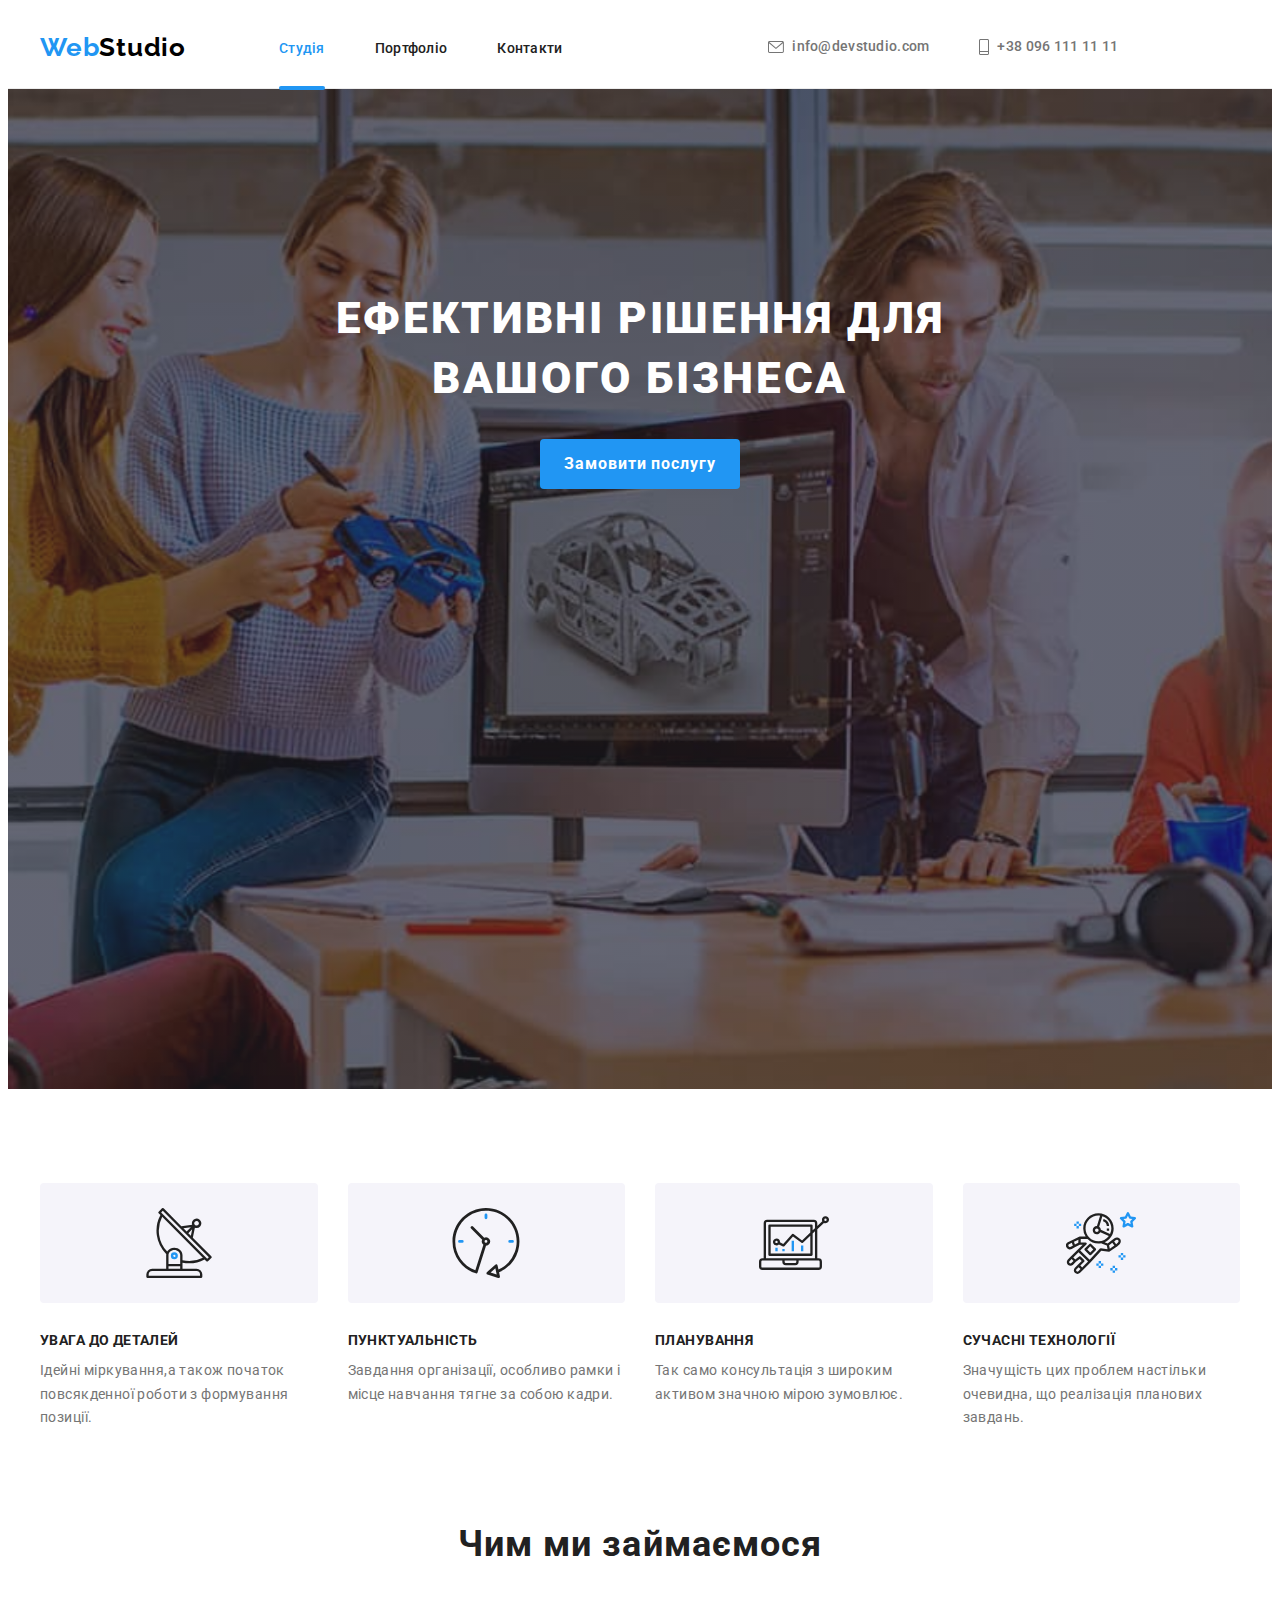
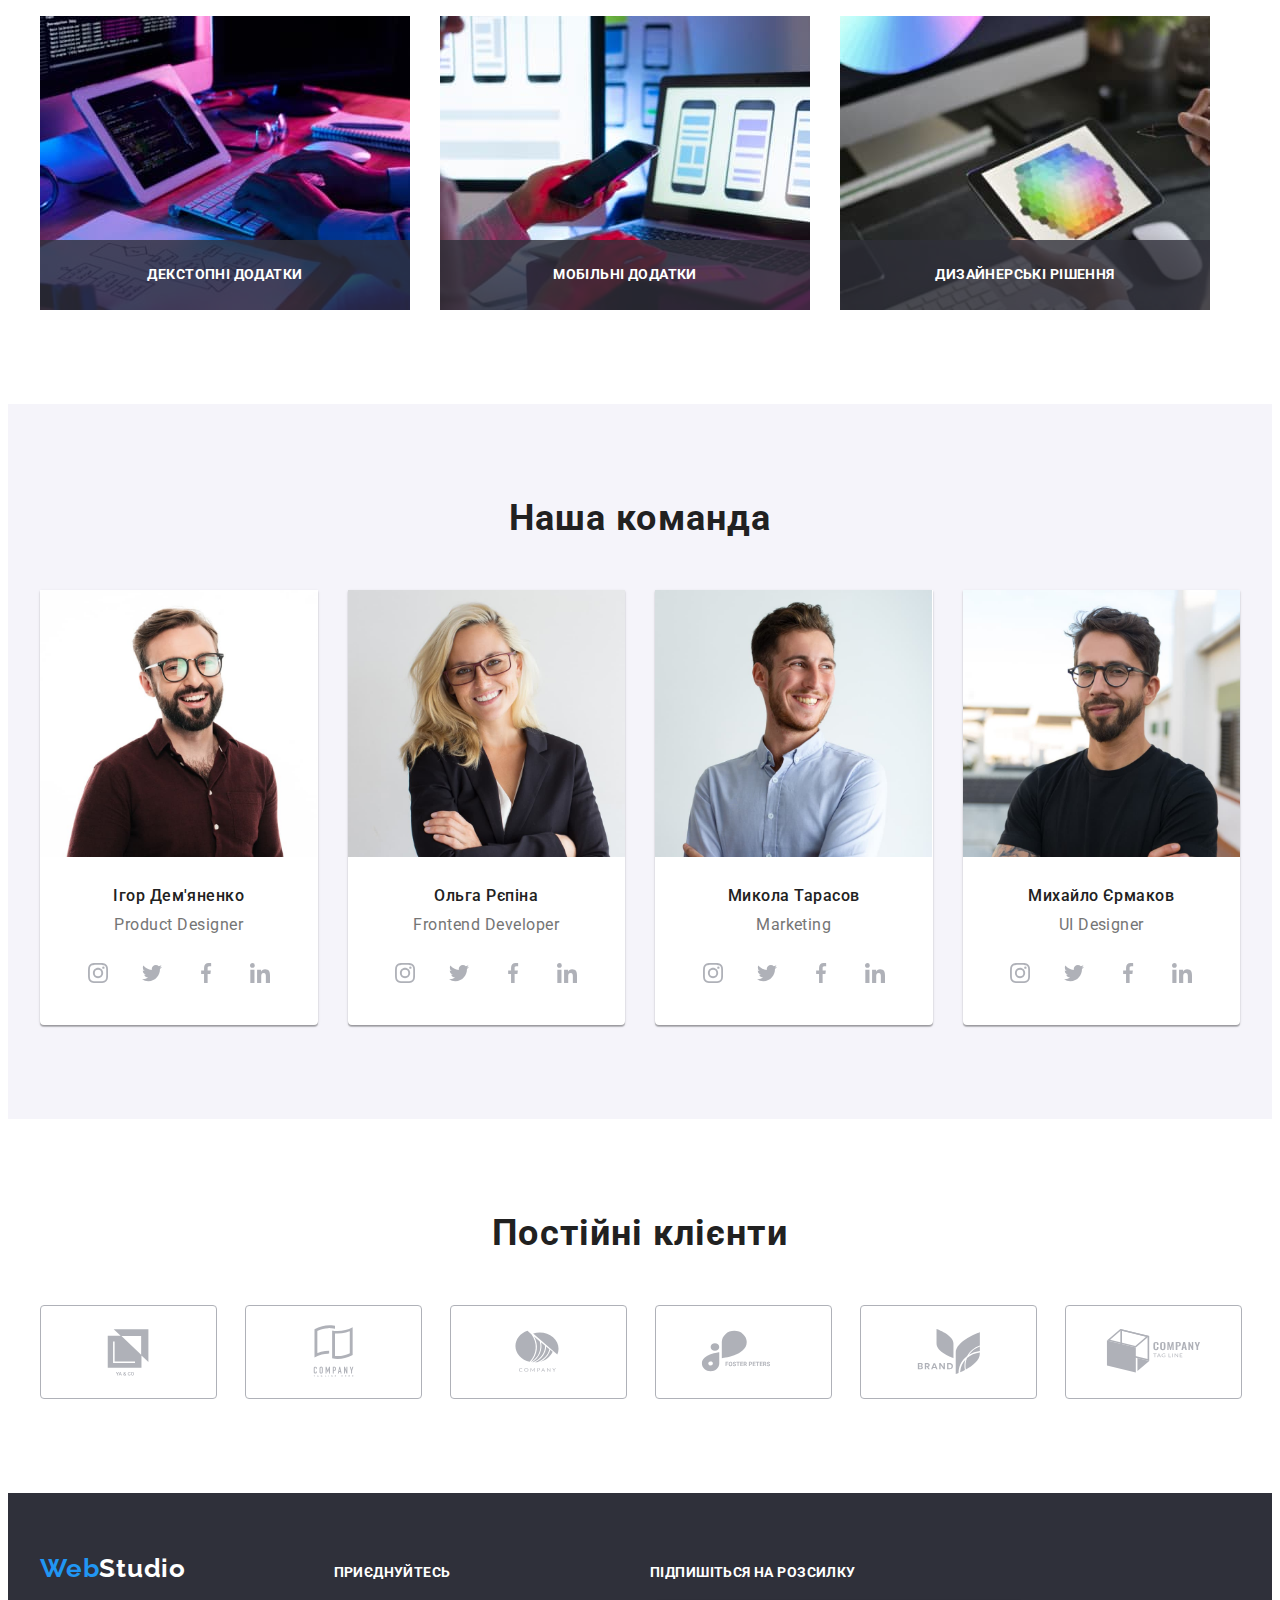
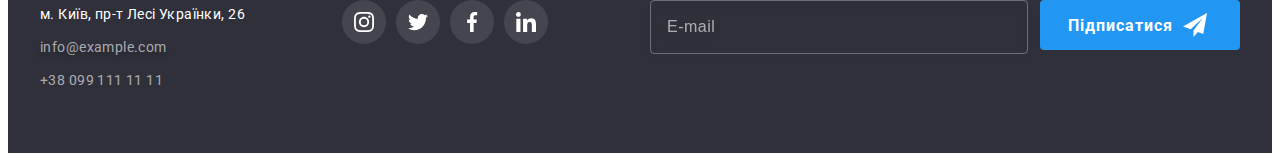
<file: index.html>
<!DOCTYPE html>
<html lang="uk">
	<head>
		<meta charset="UTF-8" />
		<meta http-equiv="X-UA-Compatible" content="IE=edge" />
		<meta name="viewport" content="width=device-width, initial-scale=1.0" />
		<title>Вебстудія</title>
		<link rel="preconnect" href="https://fonts.googleapis.com" />
		<link rel="preconnect" href="https://fonts.gstatic.com" crossorigin />
		<link
			href="https://fonts.googleapis.com/css2?family=Raleway:wght@700&family=Roboto:wght@400;500;700;900&display=swap"
			rel="stylesheet"
		/>
		<link
			rel="stylesheet"
			href="https://cdnjs.cloudflare.com/ajax/libs/modern-normalize/1.1.0/modern-normalize.min.css"
			integrity="sha512-wpPYUAdjBVSE4KJnH1VR1HeZfpl1ub8YT/NKx4PuQ5NmX2tKuGu6U/JRp5y+Y8XG2tV+wKQpNHVUX03MfMFn9Q=="
			crossorigin="anonymous"
			referrerpolicy="no-referrer"
		/>
		<link rel="stylesheet" href="./css/main.min.css" />
	</head>
	<body>
		<header class="header">
			<div class="container">
				<a href="./index.html" class="logo header__logo logo--color-dark link"
					><span class="logo logo--color-accent">Web</span>Studio</a
				>
				<nav class="navigation">
					<ul class="navigation__list list">
						<li class="navigation__item"><a href="./index.html" class="navigation__link link current">Студія</a></li>
						<li class="navigation__item"><a href="./portfolio.html" class="navigation__link link">Портфоліо</a></li>
						<li class="navigation__item"><a href="" class="navigation__link link">Контакти</a></li>
					</ul>
				</nav>
				<ul class="connection list">
					<li class="connection__item">
						<a href="mailto:info@devstudio.com" class="connection__link link">
							<svg class="connection__icon" width="16" height="12">
								<use href="./images/icons.svg#icon-mail"></use>
							</svg>
							info@devstudio.com</a
						></li
					>
					<li class="connection__item">
						<a href="tel:+380961111111" class="connection__link link">
							<svg class="connection__icon" width="10" height="16">
								<use href="./images/icons.svg#icon-tell"></use>
							</svg>
							+38 096 111 11 11</a
						></li
					>
				</ul>
				<button type="button" class="menu-open">
					<svg class="menu-open__img" width="40" height="40">
						<use href="./images/icons.svg#icon-menu"></use>
					</svg>
				</button>
				<div class="mob-menu is-hidden">
					<div class="container">
						<div class="mob-menu-top">
							<button type="button" class="menu-close">
								<svg class="menu-close__img" width="40" height="40">
									<use href="./images/icons.svg#icon-menu-close"></use>
								</svg>
							</button>
							<nav class="mob-menu-nav">
								<ul class="mob-menu-nav__list list">
									<li class="mob-menu-nav__item"
										><a href="./index.html" class="mob-menu-nav__link link actual">Студія</a></li
									>
									<li class="mob-menu-nav__item"
										><a href="./portfolio.html" class="mob-menu-nav__link link">Портфоліо</a></li
									>
									<li class="mob-menu-nav__item"><a href="" class="mob-menu-nav__link link">Контакти</a></li>
								</ul>
							</nav>
						</div>
						<div class="mob-menu-bottom">
							<ul class="mob-connection list">
								<li class="mob-connection__item">
									<a href="tel:+380961111111" class="mob-connection__tell link"> +38 096 111 11 11</a>
								</li>
								<li class="mob-connection__item">
									<a href="mailto:info@devstudio.com" class="mob-connection__mail link"> info@devstudio.com</a>
								</li>
							</ul>
							<ul class="mob-soc list">
								<li class="mob-soc__item"> <a href="" class="mob-soc-link link"> Instagram</a> </li>
								<li class="mob-soc__item"> <a href="" class="mob-soc-link link"> Twitter</a> </li>
								<li class="mob-soc__item"> <a href="" class="mob-soc-link link"> Facebook</a> </li>
								<li class="mob-soc__item"> <a href="" class="mob-soc-link link"> LinkedIn</a></li>
							</ul>
						</div>
					</div>
				</div>
			</div>
		</header>
		<main>
			<section class="hero">
				<div class="container">
					<h1 class="hero__title">Ефективні рішення для вашого бізнеса</h1>
					<button type="button" class="btn hero__btn" data-modal-open>Замовити послугу</button>
				</div>
			</section>
			<section class="benefits section">
				<div class="container">
					<h2 class="visually-hidden">Плюси вебстудії</h2>
					<ul class="benefits-list list">
						<li class="benefits-list__item">
							<div class="benefits-list__border">
								<svg width="70" height="70">
									<use href="./images/icons.svg#icon-antenna1"></use>
								</svg>
							</div>
							<h3 class="benefits-list__subtitle">Увага до деталей</h3>
							<p class="benefits-list__text">
								Ідейні міркування,а також початок повсякденної роботи з формування позиції.
							</p>
						</li>
						<li class="benefits-list__item">
							<div class="benefits-list__border">
								<svg width="70" height="70">
									<use href="./images/icons.svg#icon-clock2"></use>
								</svg>
							</div>
							<h3 class="benefits-list__subtitle">Пунктуальність</h3>
							<p class="benefits-list__text">
								Завдання організації, особливо рамки і місце навчання тягне за собою кадри.
							</p>
						</li>
						<li class="benefits-list__item">
							<div class="benefits-list__border">
								<svg width="70" height="70">
									<use href="./images/icons.svg#icon-diagram3"></use>
								</svg>
							</div>
							<h3 class="benefits-list__subtitle">Планування</h3>
							<p class="benefits-list__text"> Так само консультація з широким активом значною мірою зумовлює. </p>
						</li>
						<li class="benefits-list__item">
							<div class="benefits-list__border">
								<svg width="70" height="70">
									<use href="./images/icons.svg#icon-astronaut4"></use>
								</svg>
							</div>
							<h3 class="benefits-list__subtitle">Сучасні технології</h3>
							<p class="benefits-list__text">
								Значущість цих проблем настільки очевидна, що реалізація планових завдань.
							</p>
						</li>
					</ul>
				</div>
			</section>
			<section class="work">
				<div class="container">
					<h2 class="title work__title">Чим ми займаємося</h2>
					<ul class="work-list list">
						<li>
							<div class="work-list__wrap">
								<picture>
									<source srcset="./images/work1.jpg 1x, ./images/work1-dek-2x.jpg 2x" media="(min-width: 1200px)" />
									<img src="./images/work1.jpg" alt="Декстопні додатки" />
								</picture>
								<p class="work-list__text">Декстопні додатки</p>
							</div>
						</li>
						<li>
							<div class="work-list__wrap">
								<picture>
									<source srcset="./images/work2.jpg 1x, ./images/work2-dek-2x.jpg 2x" media="(min-width: 1200px)" />
									<img src="./images/work2.jpg" alt="Мобільні додатки" />
								</picture>
								<p class="work-list__text"> Мобільні додатки</p>
							</div>
						</li>
						<li>
							<div class="work-list__wrap">
								<picture>
									<source srcset="./images/work3.jpg 1x, ./images/work3-dek-2x.jpg 2x" media="(min-width: 1200px)" />
									<img src="./images/work3.jpg" alt="Дизайнерські рішення" />
								</picture>
								<p class="work-list__text"> Дизайнерські рішення</p>
							</div>
						</li>
					</ul>
				</div>
			</section>
			<section class="team section">
				<div class="container">
					<h2 class="title team__title">Наша команда</h2>
					<ul class="team-list list">
						<li class="team-list__item">
							<picture>
								<source srcset="./images/worker1.jpg 1x, ./images/worker1-dek-2x.jpg 2x" media="(min-width: 1200px)" />
								<source
									srcset="./images/worker1-tab.jpg 1x, ./images/worker1-tab-2x.jpg 2x"
									media="(min-width: 768px)"
								/>
								<source
									srcset="./images/worker1-mob.jpg 1x, ./images/worker1-mob-2x.jpg 2x"
									media="(max-width: 767px)"
								/>
								<img src="./images/worker1-mob.jpg" alt="Product Designer" />
							</picture>

							<h3 class="team-list__subtitle">Ігор Дем'яненко</h3>
							<p class="team-list__text">Product Designer</p>
							<ul class="team-soc list">
								<li
									><a href="" class="team-soc__link link">
										<svg class="team-soc__icon" width="20" height="20">
											<use href="./images/icons.svg#icon-instagram"></use>
										</svg> </a
								></li>
								<li
									><a href="" class="team-soc__link link">
										<svg class="team-soc__icon" width="20" height="20">
											<use href="./images/icons.svg#icon-twitter"></use>
										</svg> </a
								></li>
								<li
									><a href="" class="team-soc__link link">
										<svg class="team-soc__icon" width="20" height="20">
											<use href="./images/icons.svg#icon-facebook"></use>
										</svg> </a
								></li>
								<li
									><a href="" class="team-soc__link link">
										<svg class="team-soc__icon" width="20" height="20">
											<use href="./images/icons.svg#icon-linkedin"></use>
										</svg> </a
								></li>
							</ul>
						</li>
						<li class="team-list__item">
							<picture>
								<source srcset="./images/worker2.jpg 1x, ./images/worker2-dek-2x.jpg 2x" media="(min-width: 1200px)" />
								<source
									srcset="./images/worker2-tab.jpg 1x, ./images/worker2-tab-2x.jpg 2x"
									media="(min-width: 768px)"
								/>
								<source
									srcset="./images/worker2-mob.jpg 1x, ./images/worker2-mob-2x.jpg 2x"
									media="(max-width: 767px)"
								/>
								<img src="./images/worker2-mob.jpg" alt="Product Designer" />
							</picture>
							<h3 class="team-list__subtitle">Ольга Рєпіна</h3>
							<p class="team-list__text">Frontend Developer</p>
							<ul class="team-soc list">
								<li
									><a href="" class="team-soc__link link">
										<svg class="team-soc__icon" width="20" height="20">
											<use href="./images/icons.svg#icon-instagram"></use>
										</svg> </a
								></li>
								<li
									><a href="" class="team-soc__link link">
										<svg class="team-soc__icon" width="20" height="20">
											<use href="./images/icons.svg#icon-twitter"></use>
										</svg> </a
								></li>
								<li
									><a href="" class="team-soc__link link">
										<svg class="team-soc__icon" width="20" height="20">
											<use href="./images/icons.svg#icon-facebook"></use>
										</svg> </a
								></li>
								<li
									><a href="" class="team-soc__link link">
										<svg class="team-soc__icon" width="20" height="20">
											<use href="./images/icons.svg#icon-linkedin"></use>
										</svg> </a
								></li>
							</ul>
						</li>
						<li class="team-list__item">
							<picture>
								<source srcset="./images/worker3.jpg 1x, ./images/worker3-dek-2x.jpg 2x" media="(min-width: 1200px)" />
								<source
									srcset="./images/worker3-tab.jpg 1x, ./images/worker3-tab-2x.jpg 2x"
									media="(min-width: 768px)"
								/>
								<source
									srcset="./images/worker3-mob.jpg 1x, ./images/worker3-mob-2x.jpg 2x"
									media="(max-width: 767px)"
								/>
								<img src="./images/worker3-mob.jpg" alt="Product Designer" />
							</picture>
							<h3 class="team-list__subtitle">Микола Тарасов</h3>
							<p class="team-list__text">Marketing</p>
							<ul class="team-soc list">
								<li
									><a href="" class="team-soc__link link">
										<svg class="team-soc__icon" width="20" height="20">
											<use href="./images/icons.svg#icon-instagram"></use>
										</svg> </a
								></li>
								<li
									><a href="" class="team-soc__link link">
										<svg class="team-soc__icon" width="20" height="20">
											<use href="./images/icons.svg#icon-twitter"></use>
										</svg> </a
								></li>
								<li
									><a href="" class="team-soc__link link">
										<svg class="team-soc__icon" width="20" height="20">
											<use href="./images/icons.svg#icon-facebook"></use>
										</svg> </a
								></li>
								<li
									><a href="" class="team-soc__link link">
										<svg class="team-soc__icon" width="20" height="20">
											<use href="./images/icons.svg#icon-linkedin"></use>
										</svg> </a
								></li>
							</ul>
						</li>
						<li class="team-list__item">
							<picture>
								<source srcset="./images/worker4.jpg 1x, ./images/worker4-dek-2x.jpg 2x" media="(min-width: 1200px)" />
								<source
									srcset="./images/worker4-tab.jpg 1x, ./images/worker4-tab-2x.jpg 2x"
									media="(min-width: 768px)"
								/>
								<source
									srcset="./images/worker4-mob.jpg 1x, ./images/worker4-mob-2x.jpg 2x"
									media="(max-width: 767px)"
								/>
								<img src="./images/worker4-mob.jpg" alt="Product Designer" />
							</picture>
							<h3 class="team-list__subtitle">Михайло Єрмаков</h3>
							<p class="team-list__text">UI Designer</p>
							<ul class="team-soc list">
								<li
									><a href="" class="team-soc__link link">
										<svg class="team-soc__icon" width="20" height="20">
											<use href="./images/icons.svg#icon-instagram"></use>
										</svg> </a
								></li>
								<li
									><a href="" class="team-soc__link link">
										<svg class="team-soc__icon" width="20" height="20">
											<use href="./images/icons.svg#icon-twitter"></use>
										</svg> </a
								></li>
								<li
									><a href="" class="team-soc__link link">
										<svg class="team-soc__icon" width="20" height="20">
											<use href="./images/icons.svg#icon-facebook"></use>
										</svg> </a
								></li>
								<li
									><a href="" class="team-soc__link link">
										<svg class="team-soc__icon" width="20" height="20">
											<use href="./images/icons.svg#icon-linkedin"></use>
										</svg> </a
								></li>
							</ul>
						</li>
					</ul>
				</div>
			</section>
			<section class="client section">
				<div class="container">
					<h2 class="title client__title"> Постійні клієнти</h2>
					<ul class="client-list list">
						<li class="client-list__item"
							><a href="" class="client-list__link">
								<svg width="106" height="60">
									<use href="./images/icons.svg#icon-Logo-client-1"></use></svg></a
						></li>
						<li class="client-list__item"
							><a href="" class="client-list__link">
								<svg width="106" height="60">
									<use href="./images/icons.svg#icon-Logo-client-2"></use></svg></a
						></li>
						<li class="client-list__item"
							><a href="" class="client-list__link">
								<svg width="106" height="60">
									<use href="./images/icons.svg#icon-Logo-client-3"></use></svg></a
						></li>
						<li class="client-list__item"
							><a href="" class="client-list__link"
								><svg width="106" height="60">
									<use href="./images/icons.svg#icon-Logo-client-4"></use>
								</svg> </a
						></li>
						<li class="client-list__item"
							><a href="" class="client-list__link">
								<svg width="106" height="60">
									<use href="./images/icons.svg#icon-Logo-client-5"></use></svg></a
						></li>
						<li class="client-list__item"
							><a href="" class="client-list__link">
								<svg width="106" height="60">
									<use href="./images/icons.svg#icon-Logo-client-6"></use></svg></a
						></li>
					</ul>
				</div>
			</section>
		</main>
		<footer class="footer">
			<div class="container">
				<div class="footer-contacts">
					<a href="./index.html" class="logo footer__logo logo--color-white link"
						><span class="logo logo--color-accent">Web</span>Studio</a
					>
					<address class="address">
						<ul class="address__list list">
							<li class="address__item">
								<a
									href="https://goo.gl/maps/RuCGY3uiNNqFmJC18"
									target="_blank"
									rel="noopener nofollow noreferrer"
									class="address__link link"
								>
									м. Київ, пр-т Лесі Українки, 26
								</a>
							</li>
							<li class="address__item"
								><a href="mailto:info@example.com" class="address__contacts-link link contacts-link--shadow"
									>info@example.com</a
								></li
							>
							<li class="address__item"
								><a href="tel:++380991111111" class="address__contacts-link link">+38 099 111 11 11</a></li
							>
						</ul>
					</address>
				</div>
				<div class="socials">
					<p class="heading socials__heading">Приєднуйтесь</p>
					<ul class="soc list">
						<li
							><a href="" class="soc__link link">
								<svg width="20" height="20">
									<use href="./images/icons.svg#icon-instagram"></use>
								</svg> </a
						></li>
						<li
							><a href="" class="soc__link link">
								<svg width="20" height="20">
									<use href="./images/icons.svg#icon-twitter"></use>
								</svg> </a
						></li>
						<li
							><a href="" class="soc__link link">
								<svg width="20" height="20">
									<use href="./images/icons.svg#icon-facebook"></use>
								</svg> </a
						></li>
						<li
							><a href="" class="soc__link link">
								<svg width="20" height="20">
									<use href="./images/icons.svg#icon-linkedin"></use>
								</svg> </a
						></li>
					</ul>
				</div>
				<div class="mailing">
					<p class="heading mailing__heading">Підпишіться на розсилку</p>
					<form class="mailing-form">
						<input type="email" name="mail" id="mail" placeholder="E-mail" class="mailing-form__text" />
						<button type="submit" class="btn mailing-form__btn"
							>Підписатися
							<svg class="mailing-form__icon" width="24" height="24">
								<use href="./images/icons.svg#icon-send"></use>
							</svg>
						</button>
					</form>
				</div>
			</div>
		</footer>
		<div class="backdrop is-hidden" data-modal>
			<div class="modal">
				<button type="button" class="modal-close" data-modal-close>
					<svg class="modal-close__img" width="18" height="18">
						<use href="./images/icons.svg#icon-modal-close"></use>
					</svg>
				</button>
				<p class="modal-title">Залиште свої дані, ми вам зателефонуємо</p>
				<form class="modal-form">
					<div class="modal-form__field">
						<label for="user-text" class="modal-form__label">Ім'я</label>
						<div class="modal-form__wrap">
							<input type="text" name="user-text" id="user-text" class="modal-form__input" />
							<svg class="modal-form__img" width="18" height="18">
								<use href="./images/icons.svg#icon-modal-name"></use>
							</svg>
						</div>
					</div>
					<div class="modal-form__field">
						<label for="user-tel" class="modal-form__label">Телефон</label>
						<div class="modal-form__wrap">
							<input type="tel" name="user-tel" id="user-tel" class="modal-form__input" />
							<svg class="modal-form__img" width="18" height="18">
								<use href="./images/icons.svg#icon-modal-phone"></use>
							</svg>
						</div>
					</div>
					<div class="modal-form__field">
						<label for="user-mail" class="modal-form__label">Пошта</label>
						<div class="modal-form__wrap">
							<input type="email" name="user-mail" id="user-mail" class="modal-form__input" />
							<svg class="modal-form__img" width="18" height="18">
								<use href="./images/icons.svg#icon-modal-email"></use>
							</svg>
						</div>
					</div>
					<div class="modal-form__field-feedback">
						<label for="user-feedback" class="modal-form__label">Коментар</label>
						<textarea
							name="feedback"
							id="user-feedback"
							placeholder="Наберіть текст"
							class="modal-form__comment"
						></textarea>
					</div>
					<div class="modal-form__field-checkbox">
						<input type="checkbox" name="mark" id="mark" class="modal-form__checkbox visually-hidden" value="true" />
						<label for="mark" class="modal-form__label-checkbox">
							<span>
								<svg class="modal-form__icon" width="16" height="15">
									<use href="./images/icons.svg#icon-modal-check"></use>
								</svg>
							</span>
							Погоджуюся з розсилкою та приймаю &nbsp; <a href="" class="modal-form__contract">Умови договору</a></label
						>
					</div>
					<button type="submit" class="btn modal-form__btn">Відправити</button>
				</form>
			</div>
		</div>
		<script src="./js/modal.js"></script>
		<script src="./js/mobile-menu.js"></script>
	</body>
</html>
</file>
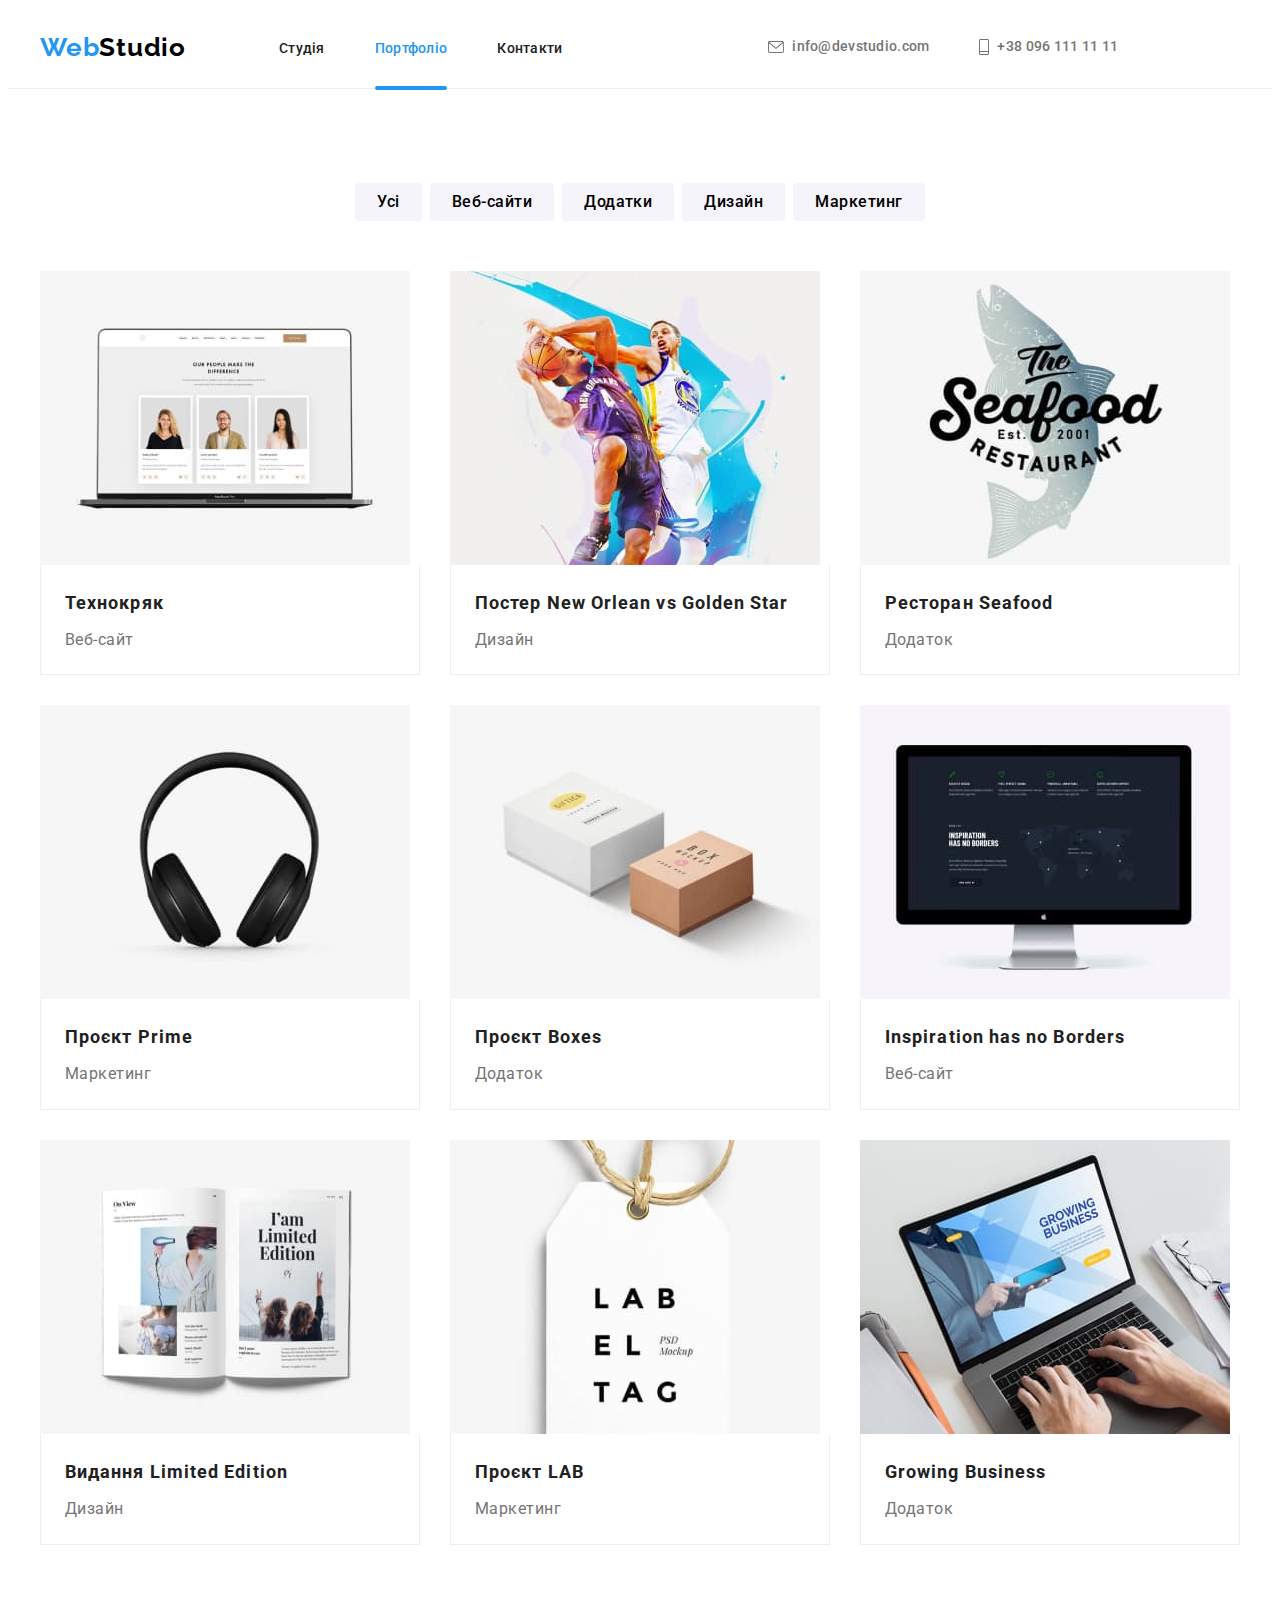
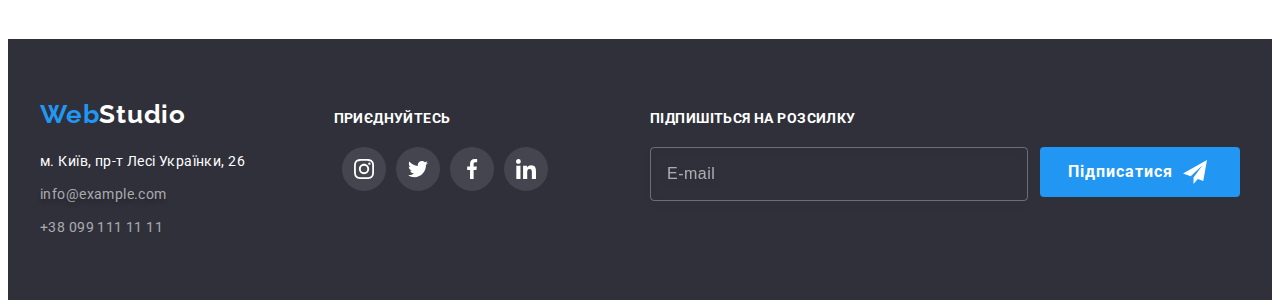
<file: portfolio.html>
<!DOCTYPE html>
<html lang="uk">
	<head>
		<meta charset="UTF-8" />
		<meta http-equiv="X-UA-Compatible" content="IE=edge" />
		<meta name="viewport" content="width=device-width, initial-scale=1.0" />
		<title>Вебстудія</title>
		<link rel="preconnect" href="https://fonts.googleapis.com" />
		<link rel="preconnect" href="https://fonts.gstatic.com" crossorigin />
		<link
			href="https://fonts.googleapis.com/css2?family=Raleway:wght@700&family=Roboto:wght@400;500;700;900&display=swap"
			rel="stylesheet"
		/>
		<link
			rel="stylesheet"
			href="https://cdnjs.cloudflare.com/ajax/libs/modern-normalize/1.1.0/modern-normalize.min.css"
			integrity="sha512-wpPYUAdjBVSE4KJnH1VR1HeZfpl1ub8YT/NKx4PuQ5NmX2tKuGu6U/JRp5y+Y8XG2tV+wKQpNHVUX03MfMFn9Q=="
			crossorigin="anonymous"
			referrerpolicy="no-referrer"
		/>
		<link rel="stylesheet" href="./css/main.min.css" />
	</head>
	<body>
		<header class="header">
			<div class="container">
				<a href="./index.html" class="logo header__logo logo--color-dark link"
					><span class="logo logo--color-accent">Web</span>Studio</a
				>
				<nav class="navigation">
					<ul class="navigation__list list">
						<li class="navigation__item"><a href="./index.html" class="navigation__link link">Студія</a></li>
						<li class="navigation__item"
							><a href="./portfolio.html" class="navigation__link link current">Портфоліо</a></li
						>
						<li class="navigation__item"><a href="" class="navigation__link link">Контакти</a></li>
					</ul>
				</nav>
				<ul class="connection list">
					<li class="connection__item">
						<a href="mailto:info@devstudio.com" class="connection__link link">
							<svg class="connection__icon" width="16" height="12">
								<use href="./images/icons.svg#icon-mail"></use>
							</svg>
							info@devstudio.com</a
						></li
					>
					<li class="connection__item">
						<a href="tel:+380961111111" class="connection__link link">
							<svg class="connection__icon" width="10" height="16">
								<use href="./images/icons.svg#icon-tell"></use>
							</svg>
							+38 096 111 11 11</a
						></li
					>
				</ul>
				<button type="button" class="menu-open">
					<svg class="menu-open__img" width="40" height="40">
						<use href="./images/icons.svg#icon-menu"></use>
					</svg>
				</button>
				<div class="mob-menu is-hidden">
					<div class="container">
						<div class="mob-menu-top">
							<button type="button" class="menu-close">
								<svg class="menu-close__img" width="40" height="40">
									<use href="./images/icons.svg#icon-menu-close"></use>
								</svg>
							</button>
							<nav class="mob-menu-nav">
								<ul class="mob-menu-nav__list list">
									<li class="mob-menu-nav__item"
										><a href="./index.html" class="mob-menu-nav__link link actual">Студія</a></li
									>
									<li class="mob-menu-nav__item"
										><a href="./portfolio.html" class="mob-menu-nav__link link">Портфоліо</a></li
									>
									<li class="mob-menu-nav__item"><a href="" class="mob-menu-nav__link link">Контакти</a></li>
								</ul>
							</nav>
						</div>
						<div class="mob-menu-bottom">
							<ul class="mob-connection list">
								<li class="mob-connection__item">
									<a href="tel:+380961111111" class="mob-connection__tell link"> +38 096 111 11 11</a>
								</li>
								<li class="mob-connection__item">
									<a href="mailto:info@devstudio.com" class="mob-connection__mail link"> info@devstudio.com</a>
								</li>
							</ul>
							<ul class="mob-soc list">
								<li class="mob-soc__item"> <a href="" class="mob-soc-link link"> Instagram</a> </li>
								<li class="mob-soc__item"> <a href="" class="mob-soc-link link"> Twitter</a> </li>
								<li class="mob-soc__item"> <a href="" class="mob-soc-link link"> Facebook</a> </li>
								<li class="mob-soc__item"> <a href="" class="mob-soc-link link"> LinkedIn</a></li>
							</ul>
						</div>
					</div>
				</div>
			</div>
		</header>
		<main>
			<section class="projects section">
				<div class="container">
					<h1 class="visually-hidden">Список</h1>
					<ul class="projects-buttons list">
						<li><button type="button" class="projects-buttons__btn">Усі</button></li>
						<li><button type="button" class="projects-buttons__btn">Веб-сайти</button></li>
						<li><button type="button" class="projects-buttons__btn">Додатки</button></li>
						<li><button type="button" class="projects-buttons__btn">Дизайн</button></li>
						<li><button type="button" class="projects-buttons__btn">Маркетинг</button></li>
					</ul>
					<ul class="projects-list list">
						<li class="projects-list__part">
							<a href="" class="projects-list__link link">
								<div class="projects-list__wrap">
									<picture>
										<source
											srcset="./images/project1-dek.jpg 1x, ./images/project1-dek-2x.jpg 2x"
											media="(min-width: 1200px)"
										/>
										<source
											srcset="./images/project1-tab.jpg 1x, ./images/project1-tab-2x.jpg 2x"
											media="(min-width: 768px)"
										/>
										<source
											srcset="./images/project1-mob.jpg 1x, ./images/project1-mob-2x.jpg 2x"
											media="(max-width: 767px)"
										/>
										<img src="./images/project1-mob.jpg" alt="Технокряк" />
									</picture>
									<p class="projects-list__over">
										Ресурс пропонує комплексні пропозиції з різним рівнем функціоналу та сервісів. Все це дозволить
										відвідувачу отримати вичерпні відомості про компанію чи приватну особу.
									</p>
								</div>
								<div class="projects-list__border">
									<h2 class="projects-list__subtitle">Технокряк</h2>
									<p class="projects-list__text">Веб-сайт</p>
								</div>
							</a>
						</li>
						<li class="projects-list__part">
							<a href="" class="projects-list__link link">
								<div class="projects-list__wrap">
									<picture>
										<source
											srcset="./images/project2.jpg 1x, ./images/project2-dek-2x.jpg 2x"
											media="(min-width: 1200px)"
										/>
										<source
											srcset="./images/project2-tab.jpg 1x, ./images/project2-tab-2x.jpg 2x"
											media="(min-width: 768px)"
										/>
										<source
											srcset="./images/project2-mob.jpg 1x, ./images/project2-mob-2x.jpg 2x"
											media="(max-width: 767px)"
										/>
										<img src="./images/project2-mob.jpg" alt="Постер New Orlean vs Golden Star" />
									</picture>
									<p class="projects-list__over">
										Ресурс пропонує комплексні пропозиції з різним рівнем функціоналу та сервісів. Все це дозволить
										відвідувачу отримати вичерпні відомості про компанію чи приватну особу.
									</p>
								</div>
								<div class="projects-list__border">
									<h2 class="projects-list__subtitle">Постер New Orlean vs Golden Star</h2>
									<p class="projects-list__text">Дизайн</p>
								</div>
							</a>
						</li>
						<li class="projects-list__part">
							<a href="" class="projects-list__link link">
								<div class="projects-list__wrap">
									<picture>
										<source
											srcset="./images/project3.jpg 1x, ./images/project3-dek-2x.jpg 2x"
											media="(min-width: 1200px)"
										/>
										<source
											srcset="./images/project3-tab.jpg 1x, ./images/project3-tab-2x.jpg 2x"
											media="(min-width: 768px)"
										/>
										<source
											srcset="./images/project3-mob.jpg 1x, ./images/project3-mob-2x.jpg 2x"
											media="(max-width: 767px)"
										/>
										<img src="./images/project3-mob.jpg" alt="Ресторан Seafood" />
									</picture>
									<p class="projects-list__over">
										Ресурс пропонує комплексні пропозиції з різним рівнем функціоналу та сервісів. Все це дозволить
										відвідувачу отримати вичерпні відомості про компанію чи приватну особу.
									</p>
								</div>
								<div class="projects-list__border">
									<h2 class="projects-list__subtitle">Ресторан Seafood</h2>
									<p class="projects-list__text">Додаток</p>
								</div>
							</a>
						</li>
						<li class="projects-list__part">
							<a href="" class="projects-list__link link">
								<div class="projects-list__wrap">
									<picture>
										<source
											srcset="./images/project4.jpg 1x, ./images/project4-dek-2x.jpg 2x"
											media="(min-width: 1200px)"
										/>
										<source
											srcset="./images/project4-tab.jpg 1x, ./images/project4-tab-2x.jpg 2x"
											media="(min-width: 768px)"
										/>
										<source
											srcset="./images/project4-mob.jpg 1x, ./images/project4-mob-2x.jpg 2x"
											media="(max-width: 767px)"
										/>
										<img src="./images/project4-mob.jpg" alt="Проєкт Prime" />
									</picture>
									<p class="projects-list__over">
										Ресурс пропонує комплексні пропозиції з різним рівнем функціоналу та сервісів. Все це дозволить
										відвідувачу отримати вичерпні відомості про компанію чи приватну особу.
									</p>
								</div>
								<div class="projects-list__border">
									<h2 class="projects-list__subtitle">Проєкт Prime</h2>
									<p class="projects-list__text">Маркетинг</p>
								</div>
							</a>
						</li>
						<li class="projects-list__part">
							<a href="" class="projects-list__link link">
								<div class="projects-list__wrap">
									<picture>
										<source
											srcset="./images/project5.jpg 1x, ./images/project5-dek-2x.jpg 2x"
											media="(min-width: 1200px)"
										/>
										<source
											srcset="./images/project5-tab.jpg 1x, ./images/project5-tab-2x.jpg 2x"
											media="(min-width: 768px)"
										/>
										<source
											srcset="./images/project5-mob.jpg 1x, ./images/project5-mob-2x.jpg 2x"
											media="(max-width: 767px)"
										/>
										<img src="./images/project5-mob.jpg" alt="Проєкт Boxes" />
									</picture>
									<p class="projects-list__over">
										Ресурс пропонує комплексні пропозиції з різним рівнем функціоналу та сервісів. Все це дозволить
										відвідувачу отримати вичерпні відомості про компанію чи приватну особу.
									</p>
								</div>
								<div class="projects-list__border">
									<h2 class="projects-list__subtitle">Проєкт Boxes</h2>
									<p class="projects-list__text">Додаток</p>
								</div>
							</a>
						</li>
						<li class="projects-list__part">
							<a href="" class="projects-list__link link">
								<div class="projects-list__wrap">
									<picture>
										<source
											srcset="./images/project6.jpg 1x, ./images/project6-dek-2x.jpg 2x"
											media="(min-width: 1200px)"
										/>
										<source
											srcset="./images/project6-tab.jpg 1x, ./images/project6-tab-2x.jpg 2x"
											media="(min-width: 768px)"
										/>
										<source
											srcset="./images/project6-mob.jpg 1x, ./images/project6-mob-2x.jpg 2x"
											media="(max-width: 767px)"
										/>
										<img src="./images/project6-mob.jpg" alt="Inspiration has no Borders" />
									</picture>
									<p class="projects-list__over">
										Ресурс пропонує комплексні пропозиції з різним рівнем функціоналу та сервісів. Все це дозволить
										відвідувачу отримати вичерпні відомості про компанію чи приватну особу.
									</p>
								</div>
								<div class="projects-list__border">
									<h2 class="projects-list__subtitle">Inspiration has no Borders</h2>
									<p class="projects-list__text">Веб-сайт</p>
								</div>
							</a>
						</li>
						<li class="projects-list__part">
							<a href="" class="projects-list__link link">
								<div class="projects-list__wrap">
									<picture>
										<source
											srcset="./images/project7.jpg 1x, ./images/project7-dek-2x.jpg 2x"
											media="(min-width: 1200px)"
										/>
										<source
											srcset="./images/project7-tab.jpg 1x, ./images/project7-tab-2x.jpg 2x"
											media="(min-width: 768px)"
										/>
										<source
											srcset="./images/project7-mob.jpg 1x, ./images/project7-mob-2x.jpg 2x"
											media="(max-width: 767px)"
										/>
										<img src="./images/project7-mob.jpg" alt="Видання Limited Edition" />
									</picture>
									<p class="projects-list__over">
										Ресурс пропонує комплексні пропозиції з різним рівнем функціоналу та сервісів. Все це дозволить
										відвідувачу отримати вичерпні відомості про компанію чи приватну особу.
									</p>
								</div>
								<div class="projects-list__border">
									<h2 class="projects-list__subtitle">Видання Limited Edition</h2>
									<p class="projects-list__text">Дизайн</p>
								</div>
							</a>
						</li>
						<li class="projects-list__part">
							<a href="" class="projects-list__link link">
								<div class="projects-list__wrap">
									<picture>
										<source
											srcset="./images/project8.jpg 1x, ./images/project8-dek-2x.jpg 2x"
											media="(min-width: 1200px)"
										/>
										<source
											srcset="./images/project8-tab.jpg 1x, ./images/project8-tab-2x.jpg 2x"
											media="(min-width: 768px)"
										/>
										<source
											srcset="./images/project8-mob.jpg 1x, ./images/project8-mob-2x.jpg 2x"
											media="(max-width: 767px)"
										/>
										<img src="./images/project8-mob.jpg" alt="Проєкт LAB" />
									</picture>
									<p class="projects-list__over">
										Ресурс пропонує комплексні пропозиції з різним рівнем функціоналу та сервісів. Все це дозволить
										відвідувачу отримати вичерпні відомості про компанію чи приватну особу.
									</p>
								</div>
								<div class="projects-list__border">
									<h2 class="projects-list__subtitle">Проєкт LAB</h2>
									<p class="projects-list__text">Маркетинг</p>
								</div>
							</a>
						</li>
						<li class="projects-list__part">
							<a href="" class="projects-list__link link">
								<div class="projects-list__wrap">
									<picture>
										<source
											srcset="./images/project9.jpg 1x, ./images/project9-dek-2x.jpg 2x"
											media="(min-width: 1200px)"
										/>
										<source
											srcset="./images/project9-tab.jpg 1x, ./images/project9-tab-2x.jpg 2x"
											media="(min-width: 768px)"
										/>
										<source
											srcset="./images/project9-mob.jpg 1x, ./images/project9-mob-2x.jpg 2x"
											media="(max-width: 767px)"
										/>
										<img src="./images/project9-mob.jpg" alt="Growing Business" />
									</picture>
									<p class="projects-list__over">
										Ресурс пропонує комплексні пропозиції з різним рівнем функціоналу та сервісів. Все це дозволить
										відвідувачу отримати вичерпні відомості про компанію чи приватну особу.
									</p>
								</div>
								<div class="projects-list__border">
									<h2 class="projects-list__subtitle">Growing Business</h2>
									<p class="projects-list__text">Додаток</p>
								</div>
							</a>
						</li>
					</ul>
				</div>
			</section>
		</main>
		<footer class="footer">
			<div class="container">
				<div class="footer-contacts">
					<a href="./index.html" class="logo footer__logo logo--color-white link"
						><span class="logo logo--color-accent">Web</span>Studio</a
					>
					<address class="address">
						<ul class="address__list list">
							<li class="address__item">
								<a
									href="https://goo.gl/maps/RuCGY3uiNNqFmJC18"
									target="_blank"
									rel="noopener nofollow noreferrer"
									class="address__link link"
								>
									м. Київ, пр-т Лесі Українки, 26
								</a>
							</li>
							<li class="address__item"
								><a href="mailto:info@example.com" class="address__contacts-link link contacts-link--shadow"
									>info@example.com</a
								></li
							>
							<li class="address__item"
								><a href="tel:++380991111111" class="address__contacts-link link">+38 099 111 11 11</a></li
							>
						</ul>
					</address>
				</div>
				<div class="socials">
					<p class="heading socials__heading">Приєднуйтесь</p>
					<ul class="soc list">
						<li
							><a href="" class="soc__link link">
								<svg width="20" height="20">
									<use href="./images/icons.svg#icon-instagram"></use>
								</svg> </a
						></li>
						<li
							><a href="" class="soc__link link">
								<svg width="20" height="20">
									<use href="./images/icons.svg#icon-twitter"></use>
								</svg> </a
						></li>
						<li
							><a href="" class="soc__link link">
								<svg width="20" height="20">
									<use href="./images/icons.svg#icon-facebook"></use>
								</svg> </a
						></li>
						<li
							><a href="" class="soc__link link">
								<svg width="20" height="20">
									<use href="./images/icons.svg#icon-linkedin"></use>
								</svg> </a
						></li>
					</ul>
				</div>
				<div class="mailing">
					<p class="heading mailing__heading">Підпишіться на розсилку</p>
					<form class="mailing-form">
						<input type="email" name="mail" id="mail" placeholder="E-mail" class="mailing-form__text" />
						<button type="submit" class="btn mailing-form__btn"
							>Підписатися
							<svg class="mailing-form__icon" width="24" height="24">
								<use href="./images/icons.svg#icon-send"></use>
							</svg>
						</button>
					</form>
				</div>
			</div>
		</footer>
		<script src="./js/mobile-menu.js"></script>
	</body>
</html>
</file>
<file: css/main.min.css>
:root{--first-title-color: #212121;--second-title-color: #ffffff;--bg-color: #ffffff;--text-color: #757575;--accent-color: #2196f3;--first-font: "Roboto", sans-serif;--second-font: "Raleway", sans-serif;--hero-bg-color: #2f303a;--footer-bg-color: #2f303a;--duration-ms: 250ms;--timing-function: cubic-bezier(0.4, 0, 0.2, 1)}h1,h2,h3,h4,h5,h6,p{margin:0}ul{margin:0;padding:0}address{font-style:normal}a{color:currentColor}button{cursor:pointer}img{display:block;max-width:100%;height:auto}body{font-family:var(--first-font);color:var(--first-title-color)}.list{list-style:none}.link{text-decoration:none}.no-scroll{overflow:hidden}.visually-hidden{position:absolute;white-space:nowrap;width:1px;height:1px;overflow:hidden;border:0;padding:0;clip:rect(0 0 0 0);clip-path:inset(50%);margin:-1px}.container{width:100%;padding-left:15px;padding-right:15px;margin-left:auto;margin-right:auto}@media screen and (min-width: 480px){.container{max-width:480px}}@media screen and (min-width: 768px){.container{max-width:768px}}@media screen and (min-width: 1200px){.container{max-width:1200px}}.logo{font-family:var(--second-font);font-weight:700;font-size:24px;line-height:1.16;letter-spacing:.03em;display:inline-block;transition:color var(--duration-ms) var(--timing-function)}@media screen and (min-width: 1200px){.logo{font-weight:700;font-size:26px;line-height:1.19;letter-spacing:.03em}}.logo:hover,.logo:focus{color:var(--accent-color)}.logo--color-accent{color:var(--accent-color)}.section{padding-top:60px;padding-bottom:60px}@media screen and (min-width: 1200px){.section{padding-top:94px;padding-bottom:94px}}.btn{min-width:200px;height:50px;border-radius:4px;border:none;display:block;align-items:center;font-family:inherit;font-weight:700;font-size:16px;line-height:1.87;text-align:center;letter-spacing:.06em;color:var(--second-title-color);background-color:var(--accent-color);transition:background-color var(--duration-ms) var(--timing-function)}.btn:hover,.btn:focus{background-color:#188ce8}.title{font-weight:700;font-size:28px;line-height:1.17;text-align:center;letter-spacing:.03em}@media screen and (min-width: 1200px){.title{font-weight:700;font-size:36px;line-height:1.16;text-align:center;letter-spacing:.03em}}.heading{font-weight:700;font-size:14px;line-height:1.14;letter-spacing:.03em;text-transform:uppercase;color:var(--second-title-color)}.backdrop{position:fixed;width:100%;height:100%;top:0;background:rgba(0,0,0,.2);transition:opacity var(--duration-ms) var(--timing-function),visibility var(--duration-ms) var(--timing-function)}.modal{position:absolute;top:50%;left:50%;padding:40px;width:100%;height:609px;background-color:var(--bg-color);box-shadow:0px 1px 3px rgba(0,0,0,.12),0px 1px 1px rgba(0,0,0,.14),0px 2px 1px rgba(0,0,0,.2);border-radius:4px;transform:translate(-50%, -50%);transition:transform var(--duration-ms) var(--timing-function)}@media screen and (min-width: 450px){.modal{max-width:450px}}@media screen and (min-width: 1200px){.modal{width:528px;min-height:581px}}.backdrop.is-hidden .modal{transform:translate(-50%, -50%) scale(0)}.modal-close{position:absolute;width:30px;height:30px;top:8px;right:8px;padding:1px 6px 1px 5px;background-color:var(--bg-color);border:1px solid rgba(0,0,0,.1);border-radius:50%;transition:transform var(--duration-ms) var(--timing-function)}.modal-close__img{display:flex;align-items:center;justify-content:center;transition:fill var(--duration-ms) var(--timing-function)}.modal-close__img:focus,.modal-close__img:hover{fill:var(--accent-color)}.modal-title{margin-bottom:12px;font-weight:700;font-size:20px;line-height:1.15;text-align:center;letter-spacing:.03em;color:var(--first-title-color)}.modal-form{width:100%}.modal-form__field{margin-bottom:10px}.modal-form__label{font-size:12px;line-height:1.16;letter-spacing:.01em;color:var(--text-color)}.modal-form__wrap{position:relative;margin-top:4px}.modal-form__input{width:100%;height:40px;padding:12px 0 12px 42px;outline:none;border:1px solid rgba(33,33,33,.2);border-radius:4px;transition:border-color var(--duration-ms) var(--timing-function)}.modal-form__input:hover,.modal-form__input:focus{border-color:var(--accent-color)}.modal-form__img{position:absolute;top:50%;left:12px;transform:translateY(-50%);transition:fill var(--duration-ms) var(--timing-function)}.modal-form__input:focus+.modal-form__img{fill:var(--accent-color)}.modal-form__field-feedback{margin-bottom:20px}.modal-form__comment{width:100%;height:120px;padding:12px 16px;margin-top:4px;border:1px solid rgba(33,33,33,.2);border-radius:4px;resize:none;outline:none;transition:border-color var(--duration-ms) var(--timing-function)}.modal-form__comment:hover,.modal-form__comment:focus{border-color:var(--accent-color)}.modal-form__comment::placeholder{font-size:12px;line-height:1.16;letter-spacing:.01em;color:rgba(117,117,117,.5)}.modal-form__field-checkbox{margin-bottom:30px;display:flex;align-items:center;justify-content:center}.modal-form__label-checkbox{display:flex;align-items:center;font-size:10px;line-height:1.16;letter-spacing:.03em;color:var(--text-color)}@media screen and (min-width: 768px){.modal-form__label-checkbox{font-size:12px;line-height:1.16;letter-spacing:.03em}}@media screen and (min-width: 1200px){.modal-form__label-checkbox{font-size:12px;line-height:1.7;letter-spacing:.03em}}.modal-form__label-checkbox span{width:16px;height:15px;border-radius:2px;border:2px solid #000;box-shadow:0px 4px 4px rgba(0,0,0,.25);display:flex;align-items:center;justify-content:center;margin-right:8px;transition:background-color var(--duration-ms) var(--timing-function),fill var(--duration-ms) var(--timing-function),border-color var(--duration-ms) var(--timing-function)}.modal-form__checkbox:checked+.modal-form__label-checkbox span{border:none;background-color:var(--accent-color)}.modal-form__checkbox:focus+.modal-form__label-checkbox span,.modal-form__checkbox:hover+.modal-form__label-checkbox span{border-color:var(--accent-color)}.modal-form__icon{fill:rgba(0,0,0,0)}.modal-form__checkbox:checked+.modal-form__label-checkbox .modal-form__icon{fill:var(--bg-color)}.modal-form__contract{font-size:10px;line-height:1.16;letter-spacing:.03em;color:var(--accent-color)}@media screen and (min-width: 768px){.modal-form__contract{font-size:12px;line-height:1.16;letter-spacing:.03em}}@media screen and (min-width: 1200px){.modal-form__contract{font-size:12px;line-height:1.7;letter-spacing:.03em}}.modal-form__btn{padding:10px 55px;margin-right:auto;margin-left:auto;box-shadow:0px 4px 4px rgba(0,0,0,.15)}.is-hidden{opacity:0;visibility:hidden;pointer-events:none}.header{padding-top:10px;padding-bottom:10px;border-bottom:1px solid #ececec}@media screen and (min-width: 768px){.header{padding-top:21px;padding-bottom:21px}}@media screen and (min-width: 1200px){.header{padding-top:24px;padding-bottom:25px}}.header>.container{display:flex;align-items:center}.navigation{display:none;align-items:center}@media screen and (min-width: 768px){.navigation{display:flex}}@media screen and (min-width: 1200px){.navigation{display:flex}}@media screen and (min-width: 768px){.navigation__list{display:flex;margin-right:84px}}@media screen and (min-width: 1200px){.navigation__list{display:flex}}@media screen and (min-width: 768px){.header__logo{margin-right:88px}}@media screen and (min-width: 1200px){.header__logo{margin-right:93px}}.logo--color-dark{color:#000}.navigation__item:not(:last-child){margin-right:50px}.navigation__link{padding:32px 0;font-weight:500;font-size:14px;line-height:1.14;letter-spacing:.02em;transition:color var(--duration-ms) var(--timing-function)}.navigation__link:hover,.navigation__link:focus{color:var(--accent-color)}.current{position:relative;color:var(--accent-color)}.current::after{position:absolute;content:"";width:100%;height:4px;left:0;bottom:-1px;display:block;border-radius:2px;background-color:var(--accent-color)}@media screen and (min-width: 768px){.current::after{bottom:-2px}}.connection{display:none;align-items:center;margin-left:auto}@media screen and (min-width: 768px){.connection{display:flex;flex-direction:column;align-items:flex-start;margin-left:auto}}@media screen and (min-width: 1200px){.connection{display:flex;flex-direction:unset;margin-right:auto;margin-left:auto}}@media screen and (min-width: 768px){.connection__item:not(:last-child){margin-bottom:10px}}@media screen and (min-width: 1200px){.connection__item:not(:last-child){margin-right:50px;margin-bottom:0}}.connection__link{display:flex;align-items:center;color:var(--text-color);transition:color var(--duration-ms) var(--timing-function)}@media screen and (min-width: 768px){.connection__link{font-weight:500;font-size:12px;line-height:1.16;letter-spacing:.02em}}@media screen and (min-width: 1200px){.connection__link{font-weight:500;font-size:14px;line-height:1.14;letter-spacing:.02em}}.connection__link:hover,.connection__link:focus{color:var(--accent-color)}.connection__icon{margin-right:10px;fill:#757575;transition:fill var(--duration-ms) var(--timing-function)}@media screen and (min-width: 768px){.connection__icon{margin-right:8px}}.connection__link:hover .connection__icon,.connection__link:focus .connection__icon{fill:#2196f3}.menu-open{padding:0;margin-left:auto;background-color:var(--bg-color);border:none;transition:fill var(--duration-ms) var(--timing-function)}.menu-open:focus,.menu-open:hover{fill:var(--accent-color)}@media screen and (min-width: 1200px){.menu-open{display:none}}@media screen and (min-width: 768px){.menu-open{display:none}}.menu-close{padding:0;margin-left:auto;background-color:var(--bg-color);border:none;transition:fill var(--duration-ms) var(--timing-function)}.menu-close:focus,.menu-close:hover{fill:var(--accent-color)}.mob-menu{position:fixed;z-index:2;width:100%;height:100%;background-color:var(--bg-color);top:0;left:0;padding-top:10px;padding-bottom:48px}.mob-menu>.container{padding-left:40px;display:flex;flex-direction:column;height:100%;justify-content:space-between;overflow:auto}@media screen and (min-width: 1200px){.mob-menu{display:none}}@media screen and (min-width: 768px){.mob-menu{display:none}}.menu-close{display:block;margin-left:auto}.mob-menu-nav__item:not(:last-child){margin-bottom:32px}.mob-menu-nav__link{font-weight:500;font-size:30px;line-height:1.17;letter-spacing:.02em}.mob-connection__item:not(:last-child){margin-bottom:30px}.mob-connection__tell{font-weight:500;font-size:25px;line-height:1.17;letter-spacing:.02em;color:var(--accent-color)}.mob-connection__mail{font-weight:500;font-size:18px;line-height:1.16;letter-spacing:.02em;color:var(--text-color)}.mob-soc{display:flex;margin-top:54px}.mob-soc__item:not(:last-child){border-right:1px solid rgba(33,33,33,.2);padding-right:10px}.mob-soc__item:not(:first-child){padding-left:10px}.mob-soc-link{font-weight:500;font-size:15px;line-height:1.2;letter-spacing:.02em;color:var(--accent-color)}.actual{position:relative;color:var(--accent-color)}.projects{background-color:var(--bg-color)}.projects-buttons{display:flex;flex-wrap:wrap;gap:8px;margin-bottom:40px}@media screen and (min-width: 768px){.projects-buttons{margin-bottom:30px;justify-content:center}}@media screen and (min-width: 1200px){.projects-buttons{margin-bottom:50px;justify-content:center}}.projects-buttons__btn{padding:6px 22px;border:none;border-radius:4px;font-family:inherit;font-weight:500;font-size:16px;line-height:1.6;text-align:center;letter-spacing:.03em;background-color:#f5f4fa;transition:color var(--duration-ms) var(--timing-function),background-color var(--duration-ms) var(--timing-function),box-shadow var(--duration-ms) var(--timing-function)}.projects-buttons__btn:hover,.projects-buttons__btn:focus{background-color:var(--accent-color);color:var(--second-title-color);box-shadow:0px 3px 1px rgba(0,0,0,.1),0px 1px 2px rgba(0,0,0,.08),0px 2px 2px rgba(0,0,0,.12)}.projects-list{display:flex;flex-wrap:wrap;gap:30px}@media screen and (min-width: 768px){.projects-list__part{flex-basis:calc((100% - 30px)/2)}}@media screen and (min-width: 1200px){.projects-list__part{flex-basis:calc((100% - 60px)/3)}}.projects-list__link{transition:box-shadow var(--duration-ms) var(--timing-function)}@media screen and (min-width: 768px){.projects-list__link{display:flex;flex-direction:column;height:100%}}.projects-list__link:hover,.projects-list__link:focus{box-shadow:0px 1px 1px rgba(0,0,0,.12),0px 4px 4px rgba(0,0,0,.06),1px 4px 6px rgba(0,0,0,.16)}.projects-list__wrap{position:relative;overflow:hidden}.projects-list__over{position:absolute;top:0;left:0;height:100%;padding:63px 24px;font-size:18px;line-height:1.5;letter-spacing:.03em;color:var(--second-title-color);background-color:rgba(33,150,243,.9);transform:translateY(100%);transition:transform var(--duration-ms) var(--timing-function);overflow:auto}.projects-list__part:hover .projects-list__over,.projects-list__part:focus .projects-list__over{transform:translateY(0%)}.projects-list__border{border-right:1px solid #eee;border-left:1px solid #eee;border-bottom:1px solid #eee;padding:20px 24px}@media screen and (min-width: 768px){.projects-list__border{flex-grow:1}}.projects-list__subtitle{margin-bottom:4px;font-weight:700;font-size:18px;line-height:2;letter-spacing:.06em}.projects-list__text{font-size:16px;line-height:1.87;letter-spacing:.03em;color:var(--text-color)}.hero{padding:118px 0;height:400px;max-width:100%;margin-left:auto;margin-right:auto;text-align:center;background-image:linear-gradient(rgba(47, 48, 58, 0.4), rgba(47, 48, 58, 0.4)),url(../images/hero-bg-mob.jpg);background-repeat:no-repeat;background-position:center;background-size:cover}@media(min-device-pixel-ratio: 2),(min-resolution: 192dpi),(min-resolution: 2dppx){.hero{background-image:linear-gradient(rgba(47, 48, 58, 0.4), rgba(47, 48, 58, 0.4)),url(../images/hero-bg-mob-2x.jpg)}}@media screen and (min-width: 480px){.hero{max-width:480px}}@media screen and (min-width: 768px){.hero{max-width:768px;background-image:linear-gradient(rgba(47, 48, 58, 0.4), rgba(47, 48, 58, 0.4)),url(../images/hero-bg-tab.jpg)}}@media screen and (min-width: 768px)and (min-device-pixel-ratio: 2),screen and (min-width: 768px)and (min-resolution: 192dpi),screen and (min-width: 768px)and (min-resolution: 2dppx){.hero{background-image:linear-gradient(rgba(47, 48, 58, 0.4), rgba(47, 48, 58, 0.4)),url(../images/hero-bg-tab-2x.jpg)}}@media screen and (min-width: 1200px){.hero{max-width:1600px;height:600px;padding:200px 0;background-image:linear-gradient(rgba(47, 48, 58, 0.4), rgba(47, 48, 58, 0.4)),url(../images/hero-bg-dek.jpg)}}@media screen and (min-width: 1200px)and (min-device-pixel-ratio: 2),screen and (min-width: 1200px)and (min-resolution: 192dpi),screen and (min-width: 1200px)and (min-resolution: 2dppx){.hero{background-image:linear-gradient(rgba(47, 48, 58, 0.4), rgba(47, 48, 58, 0.4)),url(../images/hero-bg-dek-2x.jpg)}}.hero__title{margin-bottom:30px;margin-left:auto;margin-right:auto;max-width:360px;font-weight:900;font-size:26px;line-height:1.6;text-align:center;letter-spacing:.06em;text-transform:uppercase;color:var(--second-title-color)}@media screen and (min-width: 1200px){.hero__title{max-width:696px;font-weight:900;font-size:44px;line-height:1.36;text-align:center;letter-spacing:.06em}}.hero__btn{margin-left:auto;margin-right:auto;padding:10px 0}.benefits{background-color:var(--bg-color)}.benefits-list{display:flex;flex-wrap:wrap;gap:30px}.benefits-list__item{width:100%}@media screen and (min-width: 768px){.benefits-list__item{width:calc((100% - 30px)/2)}}@media screen and (min-width: 1200px){.benefits-list__item{width:calc((100% - 90px)/4)}}.benefits-list__border{margin-bottom:30px;width:100%;height:120px;display:flex;align-items:center;justify-content:center;background:#f5f4fa;border-radius:4px}.benefits-list__subtitle{margin-bottom:10px;font-weight:700;font-size:14px;line-height:1.14;text-align:center;letter-spacing:.03em;text-transform:uppercase}@media screen and (min-width: 768px){.benefits-list__subtitle{text-align:left}}.benefits-list__text{min-width:270;font-size:14px;line-height:1.7;letter-spacing:.03em;color:var(--text-color)}.work{background-color:var(--bg-color);padding-bottom:94px}@media screen and (max-width: 1200px){.work{display:none}}.work__title{margin-bottom:50px}.work-list{display:flex;gap:30px}.work-list__wrap{position:relative}.work-list__text{position:absolute;width:100%;height:70px;bottom:0;right:0;display:flex;align-items:center;justify-content:center;font-weight:700;font-size:14px;line-height:1.14;letter-spacing:.03em;text-transform:uppercase;background:rgba(47,48,58,.8);color:var(--second-title-color)}.team{background-color:#f5f4fa}.team__title{margin-bottom:30px}@media screen and (min-width: 1200px){.team__title{margin-bottom:50px}}.team-list{display:flex;flex-wrap:wrap;gap:30px}.team-list__item{width:100%;background:var(--bg-color);box-shadow:0px 1px 3px rgba(0,0,0,.12),0px 1px 1px rgba(0,0,0,.14),0px 2px 1px rgba(0,0,0,.2);border-radius:0px 0px 4px 4px}@media screen and (min-width: 768px){.team-list__item{width:calc((100% - 30px)/2)}}@media screen and (min-width: 1200px){.team-list__item{width:calc((100% - 90px)/4)}}.team-list__subtitle{margin-top:30px;margin-bottom:10px;font-weight:500;font-size:16px;line-height:1.18;text-align:center;letter-spacing:.03em}.team-list__text{margin-bottom:16px;font-size:16px;line-height:1.18;text-align:center;letter-spacing:.03em;color:var(--text-color)}.team-soc{display:flex;justify-content:center;gap:10px;margin-bottom:24px}@media screen and (min-width: 1200px){.team-soc{margin-bottom:30px}}.team-soc__link{width:44px;height:44px;border-radius:50%;display:flex;align-items:center;justify-content:center;color:#afb1b8;transition:background-color var(--duration-ms) var(--timing-function),color var(--duration-ms) var(--timing-function)}.team-soc__link:hover,.team-soc__link:focus{background-color:var(--accent-color);color:#fff}.team-soc__icon{fill:currentColor}.client__title{margin-bottom:30px}@media screen and (min-width: 1200px){.client__title{margin-bottom:50px}}.client-list{display:flex;flex-wrap:wrap;gap:30px}@media screen and (min-width: 1200px){.client-list{flex-wrap:nowrap}}.client-list__item{width:calc((100% - 30px)/2)}@media screen and (min-width: 768px){.client-list__item{width:calc((100% - 60px)/3)}}@media screen and (min-width: 1200px){.client-list__item{width:calc((100% - 140px)/6)}}.client-list__link{width:100%;height:92px;display:flex;align-items:center;justify-content:center;border:1px solid #afb1b8;border-radius:4px;fill:#afb1b8;transition:fill var(--duration-ms) var(--timing-function),border-color var(--duration-ms) var(--timing-function)}.client-list__link:hover,.client-list__link:focus{border-color:var(--accent-color);fill:var(--accent-color)}.footer{background-color:var(--footer-bg-color);padding-top:60px;padding-bottom:60px}.footer>.container{display:flex;flex-wrap:wrap;text-align:center;justify-content:center;align-items:baseline}@media screen and (min-width: 1200px){.footer>.container{display:flex;flex-wrap:nowrap;align-items:baseline;text-align:left}}@media screen and (min-width: 768px){.footer .footer-contacts{flex-basis:50%}}.footer__logo{margin-bottom:20px}.logo--color-white{color:var(--second-title-color)}.address{margin-bottom:60px}@media screen and (min-width: 1200px){.address{margin-bottom:0}}.address__item:not(:last-child){margin-bottom:9px}.address__link{font-size:14px;line-height:1.7;letter-spacing:.03em;color:var(--second-title-color);transition:color var(--duration-ms) var(--timing-function)}.address__link:hover,.address__link:focus{color:var(--accent-color)}.address__contacts-link{font-size:14px;line-height:1.7;letter-spacing:.03em;color:rgba(255,255,255,.6);transition:color var(--duration-ms) var(--timing-function)}.address__contacts-link:hover,.address__contacts-link:focus{color:var(--accent-color)}.contacts-link--shadow{text-shadow:0px 4px 4px rgba(0,0,0,.25)}.socials{width:100%;margin-bottom:60px}@media screen and (min-width: 768px){.socials{flex-basis:50%}}@media screen and (min-width: 1200px){.socials{margin-left:70px;margin-bottom:0}}.socials__heading{margin-bottom:20px}.soc{display:flex;justify-content:center;gap:10px}.soc__link{width:44px;height:44px;border-radius:50%;display:flex;align-items:center;justify-content:center;fill:#fff;background-color:rgba(255,255,255,.1);transition:background-color var(--duration-ms) var(--timing-function)}.soc__link:hover,.soc__link:focus{background-color:var(--accent-color)}.mailing{width:100%}@media screen and (min-width: 1200px){.mailing{margin-left:93px}}.mailing__heading{margin-bottom:20px}@media screen and (min-width: 1200px){.mailing-form{display:flex}}.mailing-form__text{width:100%;height:50px;padding-left:16px;margin-bottom:20px;resize:none;outline:none;background-color:rgba(0,0,0,0);color:var(--second-title-color);border:1px solid rgba(255,255,255,.3);filter:drop-shadow(0px 4px 4px rgba(0, 0, 0, 0.15));border-radius:4px}@media screen and (min-width: 768px){.mailing-form__text{max-width:450px}}@media screen and (min-width: 1200px){.mailing-form__text{min-width:358px;margin-right:12px;margin-bottom:0}}.mailing-form__text::placeholder{display:flex;align-items:center;font-size:16px;line-height:1.25;letter-spacing:.03em;color:rgba(255,255,255,.6)}.mailing-form__btn{margin-left:auto;margin-right:auto;padding-left:28px;display:flex;align-items:center}.mailing-form__icon{margin-left:10px;fill:var(--bg-color)}/*# sourceMappingURL=main.min.css.map */
</file>
